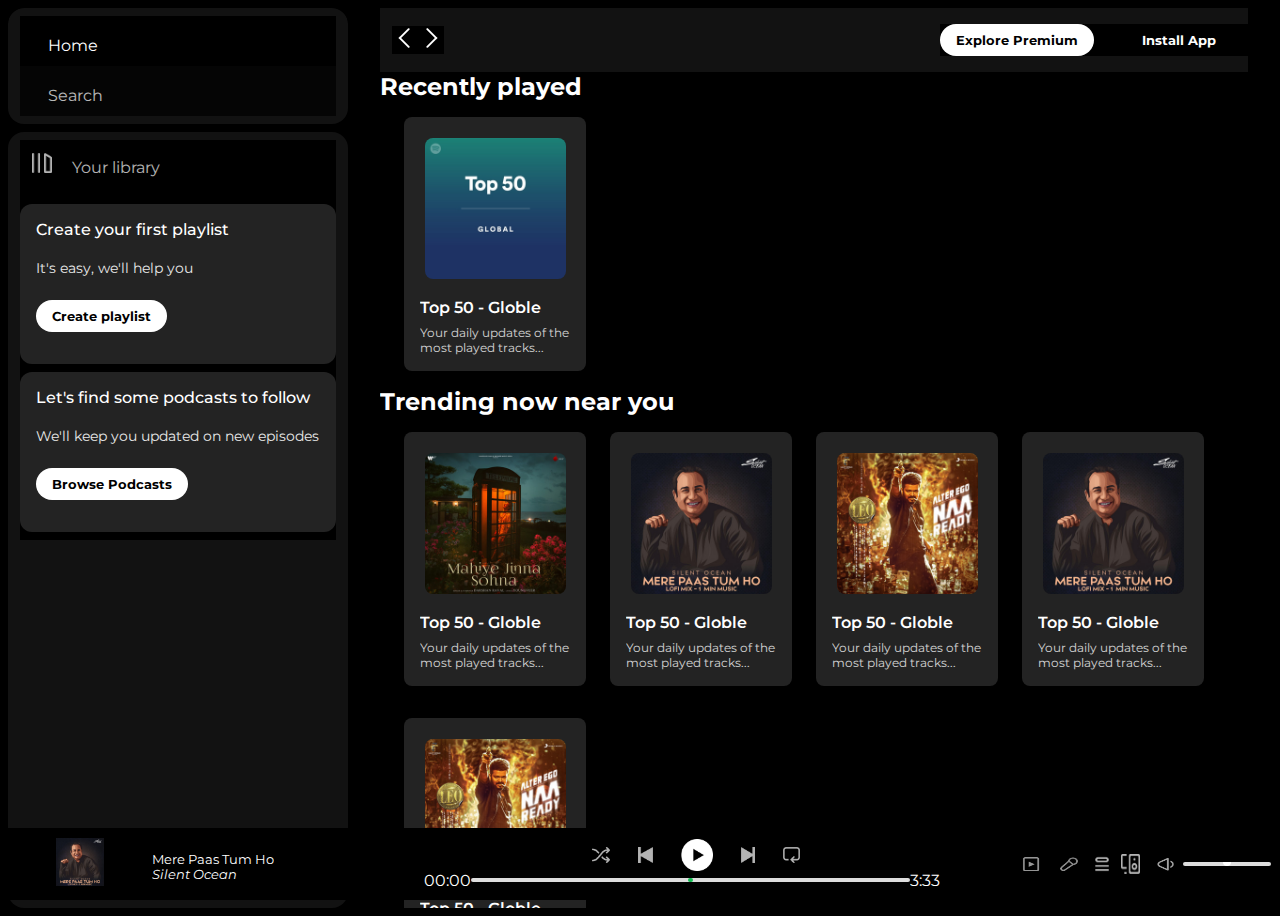
<file: index.html>
<!DOCTYPE html>
<html lang="en">
<head>
    <meta charset="UTF-8">
    <meta name="viewport" content="width=device-width, initial-scale=1.0">
    <link rel="stylesheet" href="https://cdnjs.cloudflare.com/ajax/libs/font-awesome/6.4.0/css/all.min.css" integrity="sha512-iecdLmaskl7CVkqkXNQ/ZH/XLlvWZOJyj7Yy7tcenmpD1ypASozpmT/E0iPtmFIB46ZmdtAc9eNBvH0H/ZpiBw==" crossorigin="anonymous" referrerpolicy="no-referrer" />
    <link rel="icon" href="./assets/logo.png">
    <title>Spotify - Web Player: Music for everyone</title>
    <link rel="stylesheet" href="style.css">
    <link rel="preconnect" href="https://fonts.googleapis.com">
    <link rel="preconnect" href="https://fonts.gstatic.com" crossorigin>
    <link href="https://fonts.googleapis.com/css2?family=Alkatra:wght@600&family=Montserrat:wght@300;400;500;600;700&family=Source+Code+Pro:ital,wght@0,200;1,300&display=swap" rel="stylesheet">
</head>
<body>
    <div class="main">
        <div class="sidebar">
            <div class="nav">
                <div class="nav-option" style="opacity: 1">
                    <i class="fa-solid fa-house"></i>
                    <a href="a">Home</a>
                </div>
                <div class="nav-option">
                    <i class="fa-solid fa-magnifying-glass"></i>
                    <a href="a">Search</a>
                </div>
            </div>
            <div class="library">
                <div class="options">
                    <div class="lib-option nav-option">
                        <img src="./assets/library_icon.png">
                        <a href="a">Your library</a>
                    </div>
                    <div class="icons">
                        <i class="fa-solid fa-plus"></i>
                        <i class="fa-solid fa-arrow-right"></i>
                    </div>
                </div>
                <div class="lib-box">
                    <div class="box">
                        <p class="box-p1">Create your first playlist</p>
                        <p class="box-p2">It's easy, we'll help you</p>
                        <button class="badge">Create playlist</button>
                    </div>
                    <div class="box">
                        <p class="box-p1">Let's find some podcasts to follow</p>
                        <p class="box-p2">We'll keep you updated on new episodes</p>
                        <button class="badge">Browse Podcasts</button>
                    </div>
                </div>
            </div>
        </div>
        <div class="main-content">
            <div class="sticky-nav">
                <div class="sticky-nav-icons">
                    <img src="./assets/backward_icon.png">
                    <img src="./assets/forward_icon.png" class="hide">
                </div>
                <div class="sticky-nav-options">
                    <button class="badge nav-item hide">Explore Premium</button>
                    <button class="badge nav-item dark-badge"><i class="fa-regular fa-circle-down nav-item" style="margin-top: 8px;"></i></i>Install App</button>
                    <i class="fa-regular fa-user"></i>
                </div>
                
            </div>
            
            <h2>Recently played</h2>
            <div class="cards-container">
                <div class="card">
                    <img src="./assets/card1img.jpeg" class="card-img">
                    <p class="card-title">Top 50 - Globle</p>
                    <p class="card-info">Your daily updates of the most played tracks...</p>
                </div>
            </div>
            
            <h2>Trending now near you</h2>
            <div class="cards-container">
                <div class="card">
                    <img src="./assets/card2img.jpeg" class="card-img">
                    <p class="card-title">Top 50 - Globle</p>
                    <p class="card-info">Your daily updates of the most played tracks...</p>
                </div>
                <div class="card">
                    <img src="./assets/card3img.jpeg" class="card-img">
                    <p class="card-title">Top 50 - Globle</p>
                    <p class="card-info">Your daily updates of the most played tracks...</p>
                </div>
                <div class="card">
                    <img src="./assets/card4img.jpeg" class="card-img">
                    <p class="card-title">Top 50 - Globle</p>
                    <p class="card-info">Your daily updates of the most played tracks...</p>
                </div>
                <div class="card">
                    <img src="./assets/card3img.jpeg" class="card-img">
                    <p class="card-title">Top 50 - Globle</p>
                    <p class="card-info">Your daily updates of the most played tracks...</p>
                </div>
                <div class="card">
                    <img src="./assets/card4img.jpeg" class="card-img">
                    <p class="card-title">Top 50 - Globle</p>
                    <p class="card-info">Your daily updates of the most played tracks...</p>
                </div>
            </div>

            <h2>Featured Charts</h2>
            <div class="cards-container">
                <div class="card">
                    <img src="./assets/card5img.jpeg" class="card-img">
                    <p class="card-title">Top 50 - Globle</p>
                    <p class="card-info">Your daily updates of the most played tracks...</p>
                </div>
                <div class="card">
                    <img src="./assets/card6img.jpeg" class="card-img">
                    <p class="card-title">Top 50 - Globle</p>
                    <p class="card-info">Your daily updates of the most played tracks...</p>
                </div>
                <div class="card">
                    <img src="./assets/card1img.jpeg" class="card-img">
                    <p class="card-title">Top 50 - Globle</p>
                    <p class="card-info">Your daily updates of the most played tracks...</p>
                </div>
            </div>
            
            <div class="footer">
                <div class="line"></div>
            </div>
        
        </div>

        <div class="music-player">
            <div class="album">
                <div class="song-image">
                    <img src="./assets/card3img.jpeg" class="song-image-info">
                </div>
                <div class="song-info">
                    <div class="song-name">
                        <p>Mere Paas Tum Ho</p>
                        <p><em>Silent Ocean</em></p>
                    </div>
                </div>
                <div class="like-icons">
                    <i class="fa-regular fa-heart"></i>
                </div>
            </div>
            <div class="player">
                <div class="player-controls">
                    <img src="./assets/player_icon1.png" class="player-control-icon">
                    <img src="./assets/player_icon2.png" class="player-control-icon">
                    <img src="./assets/player_icon3.png" class="player-control-icon" style="opacity: 1; height: 2rem;">
                    <img src="./assets/player_icon4.png" class="player-control-icon">
                    <img src="./assets/player_icon5.png" class="player-control-icon">
                </div>
                <div class="playback-bar">
                    <span class="curr-time">00:00</span>
                    <input type="range" min="0" max="100" class="progress-bar" step="1">
                    <span class="tot-time">3:33</span>
                </div>

            </div>
            <div class="control">
                <img src="./assets/controls_icon1.png" alt="" class="control-icon">
                <img src="./assets/controls_icon2.png" alt="" class="control-icon">
                <img src="./assets/controls_icon3.png" alt="" class="control-icon control-icon-small">
                <img src="./assets/controls_icon4.png" alt="" class="control-icon control-icon-small">
                <img src="./assets/controls_icon5.png" alt="" class="control-icon">
                <input type="range"  min="0" max="100" step="1" class="progress-bar control-progress-bar">

            </div>
        </div>
    </div>
    
</body>
</html>
</file>
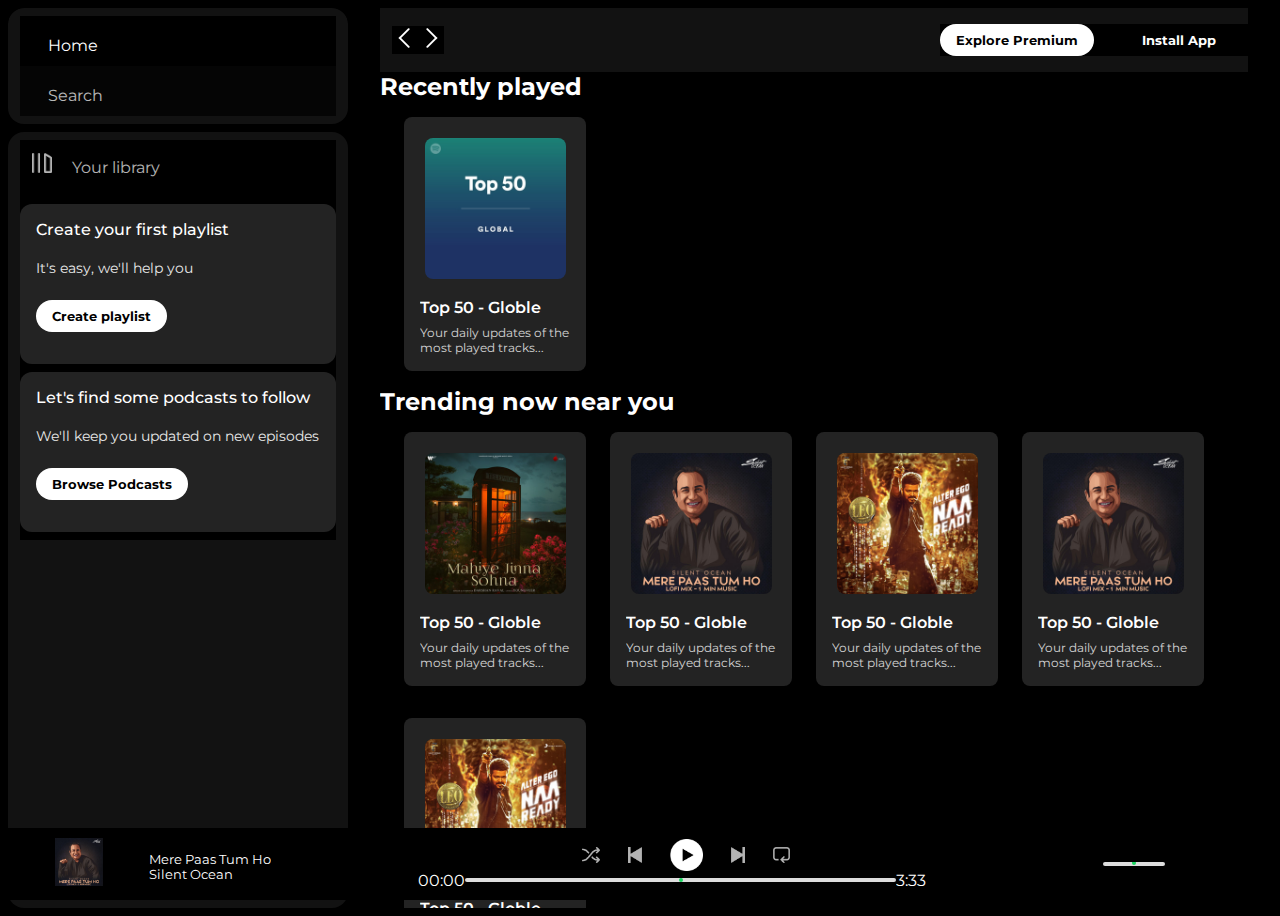
<file: Spotify Clone/index.html>
<!DOCTYPE html>
<html lang="en">
<head>
    <meta charset="UTF-8">
    <meta name="viewport" content="width=device-width, initial-scale=1.0">
    <link rel="stylesheet" href="https://cdnjs.cloudflare.com/ajax/libs/font-awesome/6.4.0/css/all.min.css" integrity="sha512-iecdLmaskl7CVkqkXNQ/ZH/XLlvWZOJyj7Yy7tcenmpD1ypASozpmT/E0iPtmFIB46ZmdtAc9eNBvH0H/ZpiBw==" crossorigin="anonymous" referrerpolicy="no-referrer" />
    <link rel="icon" href="./assets/logo.png">
    <title>Spotify - Web Player: Music for everyone</title>
    <link rel="stylesheet" href="style.css">
    <link rel="preconnect" href="https://fonts.googleapis.com">
    <link rel="preconnect" href="https://fonts.gstatic.com" crossorigin>
    <link href="https://fonts.googleapis.com/css2?family=Alkatra:wght@600&family=Montserrat:wght@300;400;500;600;700&family=Source+Code+Pro:ital,wght@0,200;1,300&display=swap" rel="stylesheet">
</head>
<body>
    <div class="main">
        <div class="sidebar">
            <div class="nav">
                <div class="nav-option" style="opacity: 1">
                    <i class="fa-solid fa-house"></i>
                    <a href="a">Home</a>
                </div>
                <div class="nav-option">
                    <i class="fa-solid fa-magnifying-glass"></i>
                    <a href="a">Search</a>
                </div>
            </div>
            <div class="library">
                <div class="options">
                    <div class="lib-option nav-option">
                        <img src="./assets/library_icon.png">
                        <a href="a">Your library</a>
                    </div>
                    <div class="icons">
                        <i class="fa-solid fa-plus"></i>
                        <i class="fa-solid fa-arrow-right"></i>
                    </div>
                </div>
                <div class="lib-box">
                    <div class="box">
                        <p class="box-p1">Create your first playlist</p>
                        <p class="box-p2">It's easy, we'll help you</p>
                        <button class="badge">Create playlist</button>
                    </div>
                    <div class="box">
                        <p class="box-p1">Let's find some podcasts to follow</p>
                        <p class="box-p2">We'll keep you updated on new episodes</p>
                        <button class="badge">Browse Podcasts</button>
                    </div>
                </div>
            </div>
        </div>
        <div class="main-content">
            <div class="sticky-nav">
                <div class="sticky-nav-icons">
                    <img src="./assets/backward_icon.png">
                    <img src="./assets/forward_icon.png" class="hide">
                </div>
                <div class="sticky-nav-options">
                    <button class="badge nav-item hide">Explore Premium</button>
                    <button class="badge nav-item dark-badge"><i class="fa-regular fa-circle-down nav-item" style="margin-top: 8px;"></i></i>Install App</button>
                    <i class="fa-regular fa-user"></i>
                </div>
                
            </div>
            
            <h2>Recently played</h2>
            <div class="cards-container">
                <div class="card">
                    <img src="./assets/card1img.jpeg" class="card-img">
                    <p class="card-title">Top 50 - Globle</p>
                    <p class="card-info">Your daily updates of the most played tracks...</p>
                </div>
            </div>
            
            <h2>Trending now near you</h2>
            <div class="cards-container">
                <div class="card">
                    <img src="./assets/card2img.jpeg" class="card-img">
                    <p class="card-title">Top 50 - Globle</p>
                    <p class="card-info">Your daily updates of the most played tracks...</p>
                </div>
                <div class="card">
                    <img src="./assets/card3img.jpeg" class="card-img">
                    <p class="card-title">Top 50 - Globle</p>
                    <p class="card-info">Your daily updates of the most played tracks...</p>
                </div>
                <div class="card">
                    <img src="./assets/card4img.jpeg" class="card-img">
                    <p class="card-title">Top 50 - Globle</p>
                    <p class="card-info">Your daily updates of the most played tracks...</p>
                </div>
                <div class="card">
                    <img src="./assets/card3img.jpeg" class="card-img">
                    <p class="card-title">Top 50 - Globle</p>
                    <p class="card-info">Your daily updates of the most played tracks...</p>
                </div>
                <div class="card">
                    <img src="./assets/card4img.jpeg" class="card-img">
                    <p class="card-title">Top 50 - Globle</p>
                    <p class="card-info">Your daily updates of the most played tracks...</p>
                </div>
            </div>

            <h2>Featured Charts</h2>
            <div class="cards-container">
                <div class="card">
                    <img src="./assets/card5img.jpeg" class="card-img">
                    <p class="card-title">Top 50 - Globle</p>
                    <p class="card-info">Your daily updates of the most played tracks...</p>
                </div>
                <div class="card">
                    <img src="./assets/card6img.jpeg" class="card-img">
                    <p class="card-title">Top 50 - Globle</p>
                    <p class="card-info">Your daily updates of the most played tracks...</p>
                </div>
                <div class="card">
                    <img src="./assets/card1img.jpeg" class="card-img">
                    <p class="card-title">Top 50 - Globle</p>
                    <p class="card-info">Your daily updates of the most played tracks...</p>
                </div>
            </div>
            
            <div class="footer">
                <div class="line"></div>
            </div>
        
        </div>



        <div class="music-player">
            <div class="album">
                <div class="song-image">
                    <img src="./assets/card3img.jpeg" class="song-image-info">
                </div>
                <div class="song-info">
                    <div class="song-name">
                        <a href="song">Mere Paas Tum Ho</a>
                        <p>Silent Ocean</p>
                    </div>
                 
                </div>
                <div class="like-icons">
                    <i class="fa-regular fa-heart"></i>
                </div>
        
            </div>
            <div class="player">
                <div class="player-controls">
                    <img src="./assets/player_icon1.png" class="player-control-icon">
                    <img src="./assets/player_icon2.png" class="player-control-icon">
                    <img src="./assets/player_icon3.png" class="player-control-icon" style="opacity: 1; height: 2rem;">
                    <img src="./assets/player_icon4.png" class="player-control-icon">
                    <img src="./assets/player_icon5.png" class="player-control-icon">
                </div>
                <div class="playback-bar">
                    <span class="curr-time">00:00</span>
                    <input type="range" min="0" max="100" class="progress-bar" step="1">
                    <span class="tot-time">3:33</span>
                </div>

            </div>
            <div class="controls">
                <i class="fa-solid fa-volume-off"></i>
                <input type="range" class="control-bar" step="1">
            </div>


        </div>

    </div>
    
</body>
</html>
</file>
<file: style.css>
* {
    /* font-family: 'Alkatra', cursive; */
    font-family: 'Montserrat', sans-serif;
    /* font-family: 'Source Code Pro', monospace; */
    margin: 0;
    background-color: #000;
    color: #fff;
    overflow: hidden;
}

.main {
    display: flex;
    height: 100vh;
    padding: 0.5rem;
}
.sidebar {
    background-color: #000;
    width: 340px;
    border-radius: 1rem;
    margin-right: 0.5rem;
}
.main-content {
    background-color: #000;
    flex: 1;
    border-radius: 1rem;
    overflow: auto;
    padding: 0 1.5rem 0 1.5rem;
}
.music-player {
    background-color: black;
    position: fixed;
    bottom: 0;
    width: 100%;
    height: 72px;
}
a {
    text-decoration: none;
    color: #fff;
}

.nav {
    background-color: #121212;
    border-radius: 1rem;
    display: flex;
    flex-direction: column;
    justify-content: center;
    height: 100px; 
    padding: 0.5rem 0.75rem;
}
.nav-option {
    line-height: 2.5rem;
    opacity: 0.7;
    padding: 0.5rem 0.75rem;

}
.nav-option:hover {
    opacity: 1;
}

.nav-option i {
    font-size: 1.25rem;
}
.nav-option a {
    font-size: 1rem;
    margin-left: 1rem;
}

.library {
    background-color: #121212;
    border-radius: 1rem;
    height: 100%;
    margin-top: 0.5rem;
    padding: 0.5rem 0.75rem;
    
}
.options {
    display: flex;
    justify-content: space-between;
    align-items: center;
}
.lib-option img {
    height: 1.25rem;
    width: 1.25rem;
}
.icons {
    font-size: 1.25rem;
    display: flex;
}
.icons i {
    opacity: 0.7;
    margin-right: 1rem;
}
.icons i:hover {
    opacity: 1;
}
.box {
    background-color: #232323;
    height: 8rem;
    border-radius: 0.75rem;
    margin: 0.5rem 0 0.5rem 0;
    padding: 1rem 1rem;
}
.box-p1 {
    background-color: #232323;
    font-size: 1rem;
    font-weight: 500;
    height: 2.5rem;
}
.box-p2 {
    background-color: #232323;
    font-size: 0.85rem;
    opacity: 0.9;
    height: 2.5rem;
}
.badge {
    background-color: #fff;
    color: #000;
    border: none;
    border-radius: 100px;
    padding: 0.25rem 1rem;
    font-weight: 700;
    height: 2rem;
    width: fit-content;
}
.dark-badge {
    background-color: #000;
    color: #fff;
}
.sticky-nav {
    position: sticky;
    top: 0;
    background-color: #121212;
    display: flex;
    justify-content: space-between;
    align-items: center;
    padding: 1rem 0 1rem 0;
    z-index: 10;
}
.sticky-nav-icons {
  margin-left: 0.75rem;
}
.sticky-nav-options {
    display: flex;
    justify-content: center;
    align-items: center;
    
}
.nav-item {
    margin-right: 1rem;
    
}
@media(max-width: 1000px) {
    .hide {
        display: none;
    }
}
.card {
    background-color: #232323;
    width: 150px;
    border-radius: 0.5rem;
    padding: 1rem;
    margin-left: 1.5rem;
    margin-top: 1rem;
    margin-bottom: 1rem;
}
.cards-container {
    display: flex;
    flex-wrap: wrap;
}
.card-img {
    width: 94%;
    border-radius: 0.5rem;
    margin: 5px;
    /* padding-right: 5px; */
}
.card-title {
    font-weight: 600;
    margin-top: 10px;
    margin-bottom: 8px;
    background-color: #232323;
}
.card-info {
    font-size: 0.75rem;
    opacity: 0.8;
    margin-top: 5px;
    background-color: #232323;

}

.footer {
    height: 300px;
    display: flex;
    align-items: center;
    justify-content: center;
}

.line {
    width: 95%;
    height: 50%;
    border-top: 1px solid white;
    opacity: 0.15;
}

.music-player {
    display: flex;
    justify-content: space-between;
    align-items: center;
}

.album {
    width: 25%;
    /* background-color: aqua; */
}

.player {
    width: 50%;
    /* background-color: #cdd84f; */
}

.controls {
    width: 25%;
    display: flex;
    justify-content: center;
    align-items: flex-end;
   
    /* background-color: rgb(197, 26, 154); */
}

.player-controls {
    display: flex;
    justify-content: center;
    align-items: center;
}
.player-control-icon {
    height: 1rem;
    margin-left: 1.75rem;
    opacity: 0.7;
}
.player-control-icon:hover {
    opacity: 1;
}

.playback-bar {
    display: flex;
    justify-content: center;
    align-items: center;
}
.progress-bar {
    width: 70%;
    appearance: none;
    background-color: transparent;
    cursor: pointer;
}
.progress-bar::-webkit-slider-runnable-track {
    background-color: #ddd;
    border-radius: 100px;
    height: 0.2rem;
}
.progress-bar::-webkit-slider-thumb {
    appearance: none;
    background-color: #13be52;
    height: 0.30rem;
    width: 0.30rem;
    border-radius: 50%;
    margin-top: -0.9px;
}


.album {
    display: flex;
    justify-content: space-around;
    align-items: center;
    margin: 1.5rem;
}
.song-image-info {
    width: 3rem;
    height: 3rem;
}

.song-info {
    font-size: 0.8rem;
    /* opacity: 0.8; */
    margin-top: 5px;
    
}
/* .song-name {
    margin: 0.4rem;
} */
.control{
    display: flex;
    justify-content: center;
    align-items: center;
}
.control-icon{
    height: 2rem;
    width: 1.75rem;
    padding: 0 0.3rem;
    opacity: 0.9;
}
.control-icon-small{
  opacity: 0.7;
  height: 1.2rem;
  width: 1.2rem;
}
.control-icon:hover{
    opacity: 1;
    transform: scale(1.1);
    cursor: pointer;
}
.control-progress-bar{
    width: 30%;
}
/* Style for the slider thumb */ 
.control-progress-bar::-webkit-slider-thumb {
    height: 0.5rem;
    width: 0.5rem;
    margin-top: -4px;
    background-color: white;
}

/* Style for the slider track */
.control-progress-bar::-webkit-slider-thumb:hover{
    background-color: #1bd760;
}

@media ( max-width:1000px){
     .control-icon-small,.control-progress-bar {
        display: none;
    }
}

@media (max-width: 390px){
    .sidebar{
        display: none;
    }

}
</file>
<file: Spotify Clone/style.css>
* {
    /* font-family: 'Alkatra', cursive; */
    font-family: 'Montserrat', sans-serif;
    /* font-family: 'Source Code Pro', monospace; */
    margin: 0;
    background-color: #000;
    color: #fff;
    overflow: hidden;
}

.main {
    display: flex;
    height: 100vh;
    padding: 0.5rem;
}
.sidebar {
    background-color: #000;
    width: 340px;
    border-radius: 1rem;
    margin-right: 0.5rem;
}
.main-content {
    background-color: #000;
    flex: 1;
    border-radius: 1rem;
    overflow: auto;
    padding: 0 1.5rem 0 1.5rem;
}
.music-player {
    background-color: black;
    position: fixed;
    bottom: 0;
    width: 100%;
    height: 72px;
}
a {
    text-decoration: none;
    color: #fff;
}

.nav {
    background-color: #121212;
    border-radius: 1rem;
    display: flex;
    flex-direction: column;
    justify-content: center;
    height: 100px; 
    padding: 0.5rem 0.75rem;
}
.nav-option {
    line-height: 2.5rem;
    opacity: 0.7;
    padding: 0.5rem 0.75rem;

}
.nav-option:hover {
    opacity: 1;
}

.nav-option i {
    font-size: 1.25rem;
}
.nav-option a {
    font-size: 1rem;
    margin-left: 1rem;
}

.library {
    background-color: #121212;
    border-radius: 1rem;
    height: 100%;
    margin-top: 0.5rem;
    padding: 0.5rem 0.75rem;
    
}
.options {
    display: flex;
    justify-content: space-between;
    align-items: center;
}
.lib-option img {
    height: 1.25rem;
    width: 1.25rem;
}
.icons {
    font-size: 1.25rem;
    display: flex;
}
.icons i {
    opacity: 0.7;
    margin-right: 1rem;
}
.icons i:hover {
    opacity: 1;
}
.box {
    background-color: #232323;
    height: 8rem;
    border-radius: 0.75rem;
    margin: 0.5rem 0 0.5rem 0;
    padding: 1rem 1rem;
}
.box-p1 {
    background-color: #232323;
    font-size: 1rem;
    font-weight: 500;
    height: 2.5rem;
}
.box-p2 {
    background-color: #232323;
    font-size: 0.85rem;
    opacity: 0.9;
    height: 2.5rem;
}
.badge {
    background-color: #fff;
    color: #000;
    border: none;
    border-radius: 100px;
    padding: 0.25rem 1rem;
    font-weight: 700;
    height: 2rem;
    width: fit-content;
}
.dark-badge {
    background-color: #000;
    color: #fff;
}
.sticky-nav {
    position: sticky;
    top: 0;
    background-color: #121212;
    display: flex;
    justify-content: space-between;
    align-items: center;
    padding: 1rem 0 1rem 0;
    z-index: 10;
}
.sticky-nav-icons {
  margin-left: 0.75rem;
}
.sticky-nav-options {
    display: flex;
    justify-content: center;
    align-items: center;
    
}
.nav-item {
    margin-right: 1rem;
    
}
@media(max-width: 1000px) {
    .hide {
        display: none;
    }
}
.card {
    background-color: #232323;
    width: 150px;
    border-radius: 0.5rem;
    padding: 1rem;
    margin-left: 1.5rem;
    margin-top: 1rem;
    margin-bottom: 1rem;
}
.cards-container {
    display: flex;
    flex-wrap: wrap;
}
.card-img {
    width: 94%;
    border-radius: 0.5rem;
    margin: 5px;
    /* padding-right: 5px; */
}
.card-title {
    font-weight: 600;
    margin-top: 10px;
    margin-bottom: 8px;
    background-color: #232323;
}
.card-info {
    font-size: 0.75rem;
    opacity: 0.8;
    margin-top: 5px;
    background-color: #232323;

}

.footer {
    height: 300px;
    display: flex;
    align-items: center;
    justify-content: center;
}

.line {
    width: 95%;
    height: 50%;
    border-top: 1px solid white;
    opacity: 0.15;
}

.music-player {
    display: flex;
    justify-content: space-between;
    align-items: center;
}

.album {
    width: 25%;
    /* background-color: aqua; */
}

.player {
    width: 50%;
    /* background-color: #cdd84f; */
}

.controls {
    width: 25%;
    display: flex;
    justify-content: center;
    align-items: flex-end;
   
    /* background-color: rgb(197, 26, 154); */
}

.player-controls {
    display: flex;
    justify-content: center;
    align-items: center;
}
.player-control-icon {
    height: 1rem;
    margin-left: 1.75rem;
    opacity: 0.7;
}
.player-control-icon:hover {
    opacity: 1;
}
.playback-bar {
    display: flex;
    justify-content: center;
    align-items: center;
}
.progress-bar {
    width: 70%;
    appearance: none;
    background-color: transparent;
    cursor: pointer;
}
.progress-bar::-webkit-slider-runnable-track {
    background-color: #ddd;
    border-radius: 100px;
    height: 0.2rem;
}
.progress-bar::-webkit-slider-thumb {
    appearance: none;
    background-color: #1bd760;
    height: 0.25rem;
    width: 0.25rem;
    border-radius: 50%;
    margin-top: -0.9px;
}

.album {
    display: flex;
    justify-content: space-around;
    align-items: center;
    margin: 1.5rem;
}
.song-image-info {
    width: 3rem;
    height: 3rem;
}

.song-info {
    font-size: 0.8rem;
    /* opacity: 0.8; */
    margin-top: 5px;
    
}
/* .song-name {
    margin: 0.4rem;
} */
.control-bar {
    margin-top: 5px;
    width: 20%;
    appearance: none;
    background-color: transparent;
    cursor: pointer; 
    margin: 0.4rem;
}
.control-bar::-webkit-slider-runnable-track {
    background-color: #ddd;
    border-radius: 100px;
    height: 0.25rem;
}
.control-bar::-webkit-slider-thumb {
    appearance: none;
    background-color: #1bd760;
    height: 0.25rem;
    width: 0.25rem;
    border-radius: 50%;
    margin-top: -0.9px;
}
</file>
